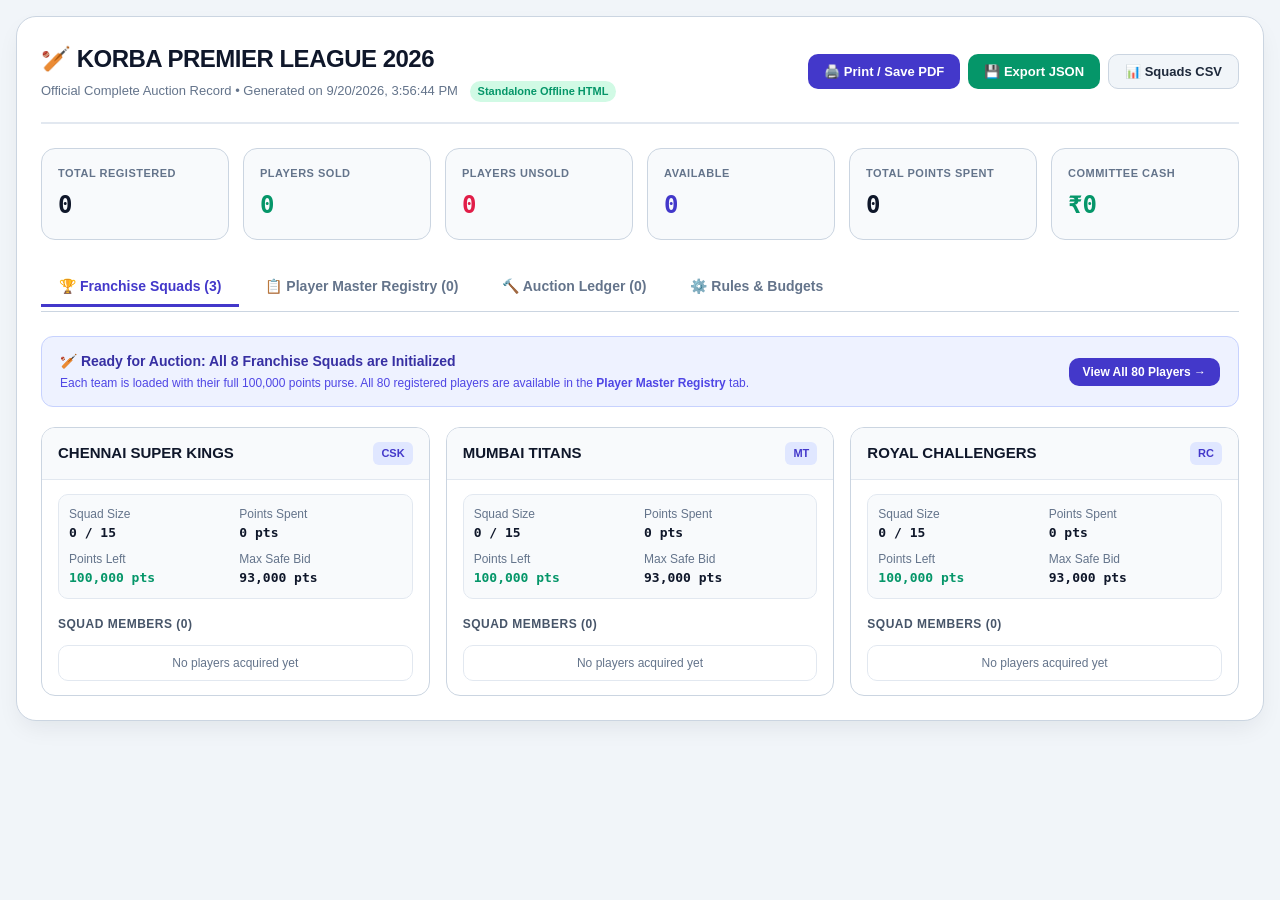
<file: myauctionkpl.html>
<!DOCTYPE html>
<html lang="en">
<head>
  <meta charset="UTF-8">
  <meta name="viewport" content="width=device-width, initial-scale=1.0, maximum-scale=1.0">
  <title>KORBA PREMIER LEAGUE 2026 - Auction Report & Roster</title>
  <style>
    :root {
      --primary: #4338ca;
      --primary-light: #e0e7ff;
      --emerald: #059669;
      --emerald-light: #d1fae5;
      --rose: #e11d48;
      --rose-light: #ffe4e6;
      --amber: #d97706;
      --amber-light: #fef3c7;
      --slate-900: #0f172a;
      --slate-800: #1e293b;
      --slate-700: #334155;
      --slate-600: #475569;
      --slate-500: #64748b;
      --slate-200: #e2e8f0;
      --slate-100: #f1f5f9;
      --slate-50: #f8fafc;
      --border: #cbd5e1;
    }

    * { box-sizing: border-box; margin: 0; padding: 0; }

    body {
      font-family: -apple-system, BlinkMacSystemFont, "Segoe UI", Roboto, Helvetica, Arial, sans-serif;
      background: #f1f5f9;
      color: var(--slate-900);
      padding: 16px;
      line-height: 1.5;
    }

    .wrapper {
      max-width: 1280px;
      margin: 0 auto;
      background: #ffffff;
      border: 1px solid var(--border);
      border-radius: 20px;
      padding: 24px;
      box-shadow: 0 10px 25px -5px rgba(15, 23, 42, 0.08);
    }

    /* Header */
    .header {
      display: flex;
      flex-wrap: wrap;
      justify-content: space-between;
      align-items: center;
      gap: 16px;
      border-bottom: 2px solid var(--slate-200);
      padding-bottom: 20px;
      margin-bottom: 24px;
    }

    .title-group h1 {
      font-size: 24px;
      font-weight: 800;
      color: var(--slate-900);
      letter-spacing: -0.5px;
    }

    .title-group p {
      font-size: 13px;
      color: var(--slate-500);
      margin-top: 4px;
    }

    .badge-offline {
      display: inline-block;
      font-size: 11px;
      font-weight: 700;
      background: var(--emerald-light);
      color: var(--emerald);
      padding: 2px 8px;
      border-radius: 9999px;
      margin-left: 8px;
    }

    .btn-group {
      display: flex;
      flex-wrap: wrap;
      gap: 8px;
    }

    .btn {
      display: inline-flex;
      align-items: center;
      gap: 6px;
      padding: 9px 16px;
      border-radius: 10px;
      font-size: 13px;
      font-weight: 700;
      cursor: pointer;
      border: none;
      transition: all 0.15s ease-in-out;
      text-decoration: none;
    }

    .btn-primary {
      background: var(--primary);
      color: #ffffff;
    }
    .btn-primary:hover { background: #3730a3; }

    .btn-secondary {
      background: var(--slate-100);
      color: var(--slate-800);
      border: 1px solid var(--border);
    }
    .btn-secondary:hover { background: var(--slate-200); }

    .btn-emerald {
      background: var(--emerald);
      color: #ffffff;
    }
    .btn-emerald:hover { background: #047857; }

    /* Key Summary Cards */
    .metrics-grid {
      display: grid;
      grid-template-columns: repeat(auto-fit, minmax(180px, 1fr));
      gap: 14px;
      margin-bottom: 28px;
    }

    .metric-card {
      background: var(--slate-50);
      border: 1px solid var(--border);
      border-radius: 14px;
      padding: 16px;
    }

    .metric-label {
      font-size: 11px;
      font-weight: 700;
      text-transform: uppercase;
      letter-spacing: 0.5px;
      color: var(--slate-500);
    }

    .metric-value {
      font-size: 24px;
      font-weight: 800;
      margin-top: 6px;
      font-family: ui-monospace, SFMono-Regular, Menlo, Monaco, Consolas, monospace;
      color: var(--slate-900);
    }

    /* Tabs Navigation */
    .tabs {
      display: flex;
      gap: 8px;
      border-bottom: 1px solid var(--border);
      margin-bottom: 24px;
      overflow-x: auto;
      padding-bottom: 4px;
    }

    .tab-btn {
      padding: 10px 18px;
      background: transparent;
      border: none;
      border-bottom: 3px solid transparent;
      font-size: 14px;
      font-weight: 700;
      color: var(--slate-500);
      cursor: pointer;
      white-space: nowrap;
    }

    .tab-btn.active {
      color: var(--primary);
      border-bottom-color: var(--primary);
    }

    .tab-panel {
      display: none;
    }

    .tab-panel.active {
      display: block;
    }

    /* Franchise Squads Grid */
    .teams-grid {
      display: grid;
      grid-template-columns: repeat(auto-fill, minmax(340px, 1fr));
      gap: 16px;
    }

    .team-card {
      border: 1px solid var(--border);
      border-radius: 14px;
      background: #ffffff;
      overflow: hidden;
      display: flex;
      flex-direction: column;
    }

    .team-card-header {
      padding: 14px 16px;
      background: var(--slate-50);
      border-bottom: 1px solid var(--slate-200);
      display: flex;
      justify-content: space-between;
      align-items: center;
    }

    .team-name {
      font-size: 15px;
      font-weight: 800;
      color: var(--slate-900);
    }

    .team-badge {
      font-size: 11px;
      font-weight: 800;
      padding: 3px 8px;
      border-radius: 6px;
      background: var(--primary-light);
      color: var(--primary);
    }

    .team-card-body {
      padding: 14px 16px;
      flex: 1;
      display: flex;
      flex-direction: column;
      gap: 12px;
    }

    .team-stats-row {
      display: grid;
      grid-template-columns: 1fr 1fr;
      gap: 8px;
      font-size: 12px;
      background: var(--slate-50);
      padding: 10px;
      border-radius: 10px;
      border: 1px solid var(--slate-200);
    }

    .team-stats-row span {
      color: var(--slate-500);
    }

    .team-stats-row strong {
      display: block;
      font-size: 13px;
      font-family: ui-monospace, monospace;
      color: var(--slate-900);
    }

    .squad-section-title {
      font-size: 12px;
      font-weight: 700;
      color: var(--slate-600);
      text-transform: uppercase;
      letter-spacing: 0.5px;
      margin-top: 4px;
    }

    .squad-player-list {
      list-style: none;
      border: 1px solid var(--slate-200);
      border-radius: 10px;
      overflow: hidden;
      font-size: 12px;
    }

    .squad-player-item {
      display: flex;
      justify-content: space-between;
      align-items: center;
      padding: 8px 12px;
      border-bottom: 1px solid var(--slate-100);
    }

    .squad-player-item:last-child {
      border-bottom: none;
    }

    .squad-player-item:nth-child(even) {
      background: #fafafa;
    }

    /* Tables */
    .controls-bar {
      display: flex;
      flex-wrap: wrap;
      justify-content: space-between;
      align-items: center;
      gap: 12px;
      margin-bottom: 16px;
    }

    .search-input {
      padding: 9px 14px;
      border: 1px solid var(--border);
      border-radius: 10px;
      font-size: 13px;
      width: 100%;
      max-width: 320px;
    }

    .filter-pills {
      display: flex;
      gap: 6px;
      flex-wrap: wrap;
    }

    .pill-btn {
      padding: 6px 12px;
      border-radius: 9999px;
      border: 1px solid var(--border);
      background: #ffffff;
      font-size: 12px;
      font-weight: 700;
      color: var(--slate-600);
      cursor: pointer;
    }

    .pill-btn.active {
      background: var(--slate-900);
      color: #ffffff;
      border-color: var(--slate-900);
    }

    .table-container {
      overflow-x: auto;
      border: 1px solid var(--border);
      border-radius: 14px;
    }

    table {
      width: 100%;
      border-collapse: collapse;
      font-size: 13px;
      text-align: left;
    }

    th {
      background: var(--slate-50);
      padding: 12px 14px;
      font-size: 11px;
      font-weight: 800;
      text-transform: uppercase;
      letter-spacing: 0.5px;
      color: var(--slate-600);
      border-bottom: 1px solid var(--border);
    }

    td {
      padding: 12px 14px;
      border-bottom: 1px solid var(--slate-200);
      color: var(--slate-800);
    }

    tr:last-child td {
      border-bottom: none;
    }

    tr:hover td {
      background: #f8fafc;
    }

    .status-badge {
      display: inline-block;
      padding: 3px 8px;
      border-radius: 9999px;
      font-size: 11px;
      font-weight: 800;
      text-transform: uppercase;
    }

    .status-sold { background: var(--emerald-light); color: var(--emerald); }
    .status-unsold { background: var(--rose-light); color: var(--rose); }
    .status-available { background: var(--primary-light); color: var(--primary); }

    .role-badge {
      display: inline-block;
      font-size: 11px;
      font-weight: 700;
      padding: 2px 7px;
      border-radius: 6px;
      background: var(--slate-100);
      color: var(--slate-700);
    }

    /* Print Styles */
    @media print {
      body { background: #ffffff; padding: 0; }
      .wrapper { border: none; box-shadow: none; padding: 0; }
      .btn-group, .tabs, .controls-bar { display: none !important; }
      .tab-panel { display: block !important; margin-bottom: 32px; page-break-after: auto; }
      .teams-grid { display: block; }
      .team-card { page-break-inside: avoid; margin-bottom: 16px; border: 1px solid #ccc; }
      table { page-break-inside: auto; }
      tr { page-break-inside: avoid; page-break-after: auto; }
    }
  </style>
</head>
<body>
  <div class="wrapper">
    <!-- Top Header -->
    <header class="header">
      <div class="title-group">
        <h1>🏏 KORBA PREMIER LEAGUE 2026</h1>
        <p>
          Official Complete Auction Record &bull; Generated on 9/20/2026, 3:56:44 PM
          <span class="badge-offline">Standalone Offline HTML</span>
        </p>
      </div>
      <div class="btn-group">
        <button class="btn btn-primary" onclick="window.print()">🖨️ Print / Save PDF</button>
        <button class="btn btn-emerald" onclick="downloadJSON()">💾 Export JSON</button>
        <button class="btn btn-secondary" onclick="downloadSquadsCSV()">📊 Squads CSV</button>
      </div>
    </header>

    <!-- Metrics Cards -->
    <section class="metrics-grid">
      <div class="metric-card">
        <div class="metric-label">Total Registered</div>
        <div class="metric-value">0</div>
      </div>
      <div class="metric-card">
        <div class="metric-label">Players Sold</div>
        <div class="metric-value" style="color: var(--emerald);">0</div>
      </div>
      <div class="metric-card">
        <div class="metric-label">Players Unsold</div>
        <div class="metric-value" style="color: var(--rose);">0</div>
      </div>
      <div class="metric-card">
        <div class="metric-label">Available</div>
        <div class="metric-value" style="color: var(--primary);">0</div>
      </div>
      <div class="metric-card">
        <div class="metric-label">Total Points Spent</div>
        <div class="metric-value">0</div>
      </div>
      <div class="metric-card">
        <div class="metric-label">Committee Cash</div>
        <div class="metric-value" style="color: var(--emerald);">₹0</div>
      </div>
    </section>

    <!-- Navigation Tabs -->
    <nav class="tabs">
      <button class="tab-btn active" onclick="switchTab('squads', this)">🏆 Franchise Squads (3)</button>
      <button class="tab-btn" onclick="switchTab('players', this)">📋 Player Master Registry (0)</button>
      <button class="tab-btn" onclick="switchTab('ledger', this)">🔨 Auction Ledger (0)</button>
      <button class="tab-btn" onclick="switchTab('rules', this)">⚙️ Rules & Budgets</button>
    </nav>

    <!-- TAB 1: Franchise Squads -->
    <div id="tab-squads" class="tab-panel active">
      
      <div style="background: #eef2ff; border: 1px solid #c7d2fe; border-radius: 12px; padding: 14px 18px; margin-bottom: 20px; display: flex; align-items: center; justify-content: space-between; flex-wrap: wrap; gap: 10px;">
        <div>
          <strong style="color: #3730a3; font-size: 14px; display: block;">🏏 Ready for Auction: All 8 Franchise Squads are Initialized</strong>
          <p style="color: #4f46e5; font-size: 12px; margin-top: 2px;">Each team is loaded with their full 100,000 points purse. All 80 registered players are available in the <strong>Player Master Registry</strong> tab.</p>
        </div>
        <button class="btn btn-primary" onclick="switchTab('players', document.querySelectorAll('.tab-btn')[1])" style="font-size: 12px; padding: 7px 14px; cursor: pointer;">View All 80 Players →</button>
      </div>
      <div class="teams-grid">
        
          <div class="team-card">
            <div class="team-card-header">
              <span class="team-name">CHENNAI SUPER KINGS</span>
              <span class="team-badge">CSK</span>
            </div>
            <div class="team-card-body">
              <div class="team-stats-row">
                <div>
                  <span>Squad Size</span>
                  <strong>0 / 15</strong>
                </div>
                <div>
                  <span>Points Spent</span>
                  <strong>0 pts</strong>
                </div>
                <div>
                  <span>Points Left</span>
                  <strong style="color: var(--emerald);">100,000 pts</strong>
                </div>
                <div>
                  <span>Max Safe Bid</span>
                  <strong>93,000 pts</strong>
                </div>
              </div>

              <div class="squad-section-title">Squad Members (0)</div>
              <ul class="squad-player-list">
                <li class="squad-player-item" style="color: var(--slate-500); justify-content: center;">No players acquired yet</li>
              </ul>
            </div>
          </div>
        
          <div class="team-card">
            <div class="team-card-header">
              <span class="team-name">MUMBAI TITANS</span>
              <span class="team-badge">MT</span>
            </div>
            <div class="team-card-body">
              <div class="team-stats-row">
                <div>
                  <span>Squad Size</span>
                  <strong>0 / 15</strong>
                </div>
                <div>
                  <span>Points Spent</span>
                  <strong>0 pts</strong>
                </div>
                <div>
                  <span>Points Left</span>
                  <strong style="color: var(--emerald);">100,000 pts</strong>
                </div>
                <div>
                  <span>Max Safe Bid</span>
                  <strong>93,000 pts</strong>
                </div>
              </div>

              <div class="squad-section-title">Squad Members (0)</div>
              <ul class="squad-player-list">
                <li class="squad-player-item" style="color: var(--slate-500); justify-content: center;">No players acquired yet</li>
              </ul>
            </div>
          </div>
        
          <div class="team-card">
            <div class="team-card-header">
              <span class="team-name">ROYAL CHALLENGERS</span>
              <span class="team-badge">RC</span>
            </div>
            <div class="team-card-body">
              <div class="team-stats-row">
                <div>
                  <span>Squad Size</span>
                  <strong>0 / 15</strong>
                </div>
                <div>
                  <span>Points Spent</span>
                  <strong>0 pts</strong>
                </div>
                <div>
                  <span>Points Left</span>
                  <strong style="color: var(--emerald);">100,000 pts</strong>
                </div>
                <div>
                  <span>Max Safe Bid</span>
                  <strong>93,000 pts</strong>
                </div>
              </div>

              <div class="squad-section-title">Squad Members (0)</div>
              <ul class="squad-player-list">
                <li class="squad-player-item" style="color: var(--slate-500); justify-content: center;">No players acquired yet</li>
              </ul>
            </div>
          </div>
        
      </div>
    </div>

    <!-- TAB 2: Player Master Registry -->
    <div id="tab-players" class="tab-panel">
      <div class="controls-bar">
        <input
          type="text"
          id="playerSearchInput"
          class="search-input"
          placeholder="🔍 Search name, code, role, or team..."
          oninput="applyPlayerFilters()"
        />
        <div class="filter-pills">
          <button class="pill-btn active" onclick="setFilterStatus('ALL', this)">All (0)</button>
          <button class="pill-btn" onclick="setFilterStatus('SOLD', this)">Sold (0)</button>
          <button class="pill-btn" onclick="setFilterStatus('UNSOLD', this)">Unsold (0)</button>
          <button class="pill-btn" onclick="setFilterStatus('AVAILABLE', this)">Available (0)</button>
        </div>
      </div>

      <div class="table-container">
        <table id="playersTable">
          <thead>
            <tr>
              <th>SR</th>
              <th>Code</th>
              <th>Player Name</th>
              <th>Role</th>
              <th>Status</th>
              <th>Winning Team</th>
              <th>Sold Price</th>
              <th>Village</th>
            </tr>
          </thead>
          <tbody>
            
          </tbody>
        </table>
      </div>
    </div>

    <!-- TAB 3: Auction Hammer Ledger -->
    <div id="tab-ledger" class="tab-panel">
      <div class="table-container">
        <table>
          <thead>
            <tr>
              <th># Order</th>
              <th>Time</th>
              <th>Player Name</th>
              <th>Role</th>
              <th>Winning Team</th>
              <th>Hammer Price</th>
              <th>Fee (INR)</th>
            </tr>
          </thead>
          <tbody>
            <tr><td colspan="7" style="text-align: center; padding: 24px; color: var(--slate-500);">No auction transactions recorded yet.</td></tr>
          </tbody>
        </table>
      </div>
    </div>

    <!-- TAB 4: Rules & Budgets -->
    <div id="tab-rules" class="tab-panel">
      <div class="metrics-grid" style="grid-template-columns: repeat(auto-fit, minmax(240px, 1fr));">
        <div class="metric-card">
          <div class="metric-label">Tournament Name</div>
          <div class="metric-value" style="font-size: 18px; font-family: inherit;">KORBA PREMIER LEAGUE 2026</div>
        </div>
        <div class="metric-card">
          <div class="metric-label">Max Squad Size</div>
          <div class="metric-value">15 Players</div>
        </div>
        <div class="metric-card">
          <div class="metric-label">Starting Purse</div>
          <div class="metric-value">100,000 pts</div>
        </div>
        <div class="metric-card">
          <div class="metric-label">Minimum Bid Increment</div>
          <div class="metric-value">500 pts</div>
        </div>
        <div class="metric-card">
          <div class="metric-label">Default Reserve Price</div>
          <div class="metric-value">500 pts</div>
        </div>
        <div class="metric-card">
          <div class="metric-label">Extra Points Penalty Rate</div>
          <div class="metric-value">₹1 per pt</div>
        </div>
      </div>
    </div>
  </div>

  <!-- Safe Embedded State -->
  <script id="auctionData" type="application/json">
    {"settings":{"tournamentName":"KORBA PREMIER LEAGUE 2026","maxSquadSize":15,"maxAuctionPlayers":15,"iconPlayersCount":0,"iconCostPerPlayer":0,"startingPoints":100000,"auctionBudget":100000,"freePoints":0,"extraPointsAllowed":true,"extraPointsPenaltyRate":1,"minBidIncrement":500,"defaultReservePrice":500,"tournamentLogo":"data:image/svg+xml;utf8,\u003csvg\u003e\u003c/svg\u003e"},"teams":[{"id":"team-1","name":"CHENNAI SUPER KINGS","shortCode":"CSK","color":"#fbbf24","badgeBg":"#e0e7ff","badgeText":"#3730a3","startingPoints":100000,"iconCost":0,"auctionBudget":100000,"totalPlayers":0,"iconPlayersCount":0,"auctionPlayersCount":0,"totalPointsSpent":0,"pointsRemaining":100000,"maxSafeBid":93000,"committeeCash":0,"status":"OK"},{"id":"team-2","name":"MUMBAI TITANS","shortCode":"MT","color":"#2563eb","badgeBg":"#e0e7ff","badgeText":"#3730a3","startingPoints":100000,"iconCost":0,"auctionBudget":100000,"totalPlayers":0,"iconPlayersCount":0,"auctionPlayersCount":0,"totalPointsSpent":0,"pointsRemaining":100000,"maxSafeBid":93000,"committeeCash":0,"status":"OK"},{"id":"team-3","name":"ROYAL CHALLENGERS","shortCode":"RC","color":"#dc2626","badgeBg":"#e0e7ff","badgeText":"#3730a3","startingPoints":100000,"iconCost":0,"auctionBudget":100000,"totalPlayers":0,"iconPlayersCount":0,"auctionPlayersCount":0,"totalPointsSpent":0,"pointsRemaining":100000,"maxSafeBid":93000,"committeeCash":0,"status":"OK"}],"players":[],"transactions":[],"bidding":{"currentPlayerId":0,"currentBid":500,"selectedTeamId":"team-1","isActive":false,"bidHistory":[]},"summary":{"totalPlayers":0,"playersSold":0,"playersAvailable":0,"playersUnsold":0,"totalAuctionPointsSpent":0,"totalCommitteeCash":0,"auctionProgressPct":0,"completedTeamsCount":0}}
  </script>

  <script>
    let currentFilterStatus = 'ALL';

    function switchTab(tabId, btn) {
      document.querySelectorAll('.tab-btn').forEach(b => b.classList.remove('active'));
      document.querySelectorAll('.tab-panel').forEach(p => p.classList.remove('active'));
      const targetPanel = document.getElementById('tab-' + tabId);
      if (targetPanel) targetPanel.classList.add('active');
      if (btn) btn.classList.add('active');
    }

    function setFilterStatus(status, btn) {
      currentFilterStatus = status;
      document.querySelectorAll('.pill-btn').forEach(b => b.classList.remove('active'));
      if (btn) btn.classList.add('active');
      applyPlayerFilters();
    }

    function applyPlayerFilters() {
      const q = (document.getElementById('playerSearchInput')?.value || '').toLowerCase().trim();
      const rows = document.querySelectorAll('.player-data-row');
      rows.forEach(r => {
        const text = r.getAttribute('data-search') || '';
        const status = r.getAttribute('data-status') || '';
        const matchesQuery = !q || text.includes(q);
        const matchesStatus = currentFilterStatus === 'ALL' || status === currentFilterStatus;
        r.style.display = (matchesQuery && matchesStatus) ? '' : 'none';
      });
    }

    function getEmbeddedState() {
      try {
        const raw = document.getElementById('auctionData').textContent;
        return JSON.parse(raw);
      } catch (err) {
        console.error('Failed to parse state:', err);
        return null;
      }
    }

    function downloadJSON() {
      const state = getEmbeddedState();
      if (!state) return;
      const dataStr = "data:text/json;charset=utf-8," + encodeURIComponent(JSON.stringify(state, null, 2));
      const a = document.createElement('a');
      a.setAttribute('href', dataStr);
      a.setAttribute('download', 'myauctionkpl.json');
      document.body.appendChild(a);
      a.click();
      a.remove();
    }

    function downloadSquadsCSV() {
      const state = getEmbeddedState();
      if (!state) return;
      let csv = 'Team Name,Short Code,Squad Size,Points Spent,Points Remaining,Player Name,Role,Sold Price\n';
      state.teams.forEach(team => {
        const squad = state.players.filter(p => p.soldToTeamId === team.id);
        if (squad.length === 0) {
          csv += '"' + team.name.replace(/"/g, '""') + '","' + team.shortCode + '",0,0,' + team.pointsRemaining + ',"No Players","",""\n';
        } else {
          squad.forEach(p => {
            csv += '"' + team.name.replace(/"/g, '""') + '","' + team.shortCode + '",' + squad.length + ',' + team.totalPointsSpent + ',' + team.pointsRemaining + ',"' + p.name.replace(/"/g, '""') + '","' + p.role + '",' + p.soldPrice + '\n';
          });
        }
      });
      const dataStr = "data:text/csv;charset=utf-8," + encodeURIComponent(csv);
      const a = document.createElement('a');
      a.setAttribute('href', dataStr);
      a.setAttribute('download', 'myauctionkpl_squads.csv');
      document.body.appendChild(a);
      a.click();
      a.remove();
    }
  </script>
</body>
</html>
</file>
